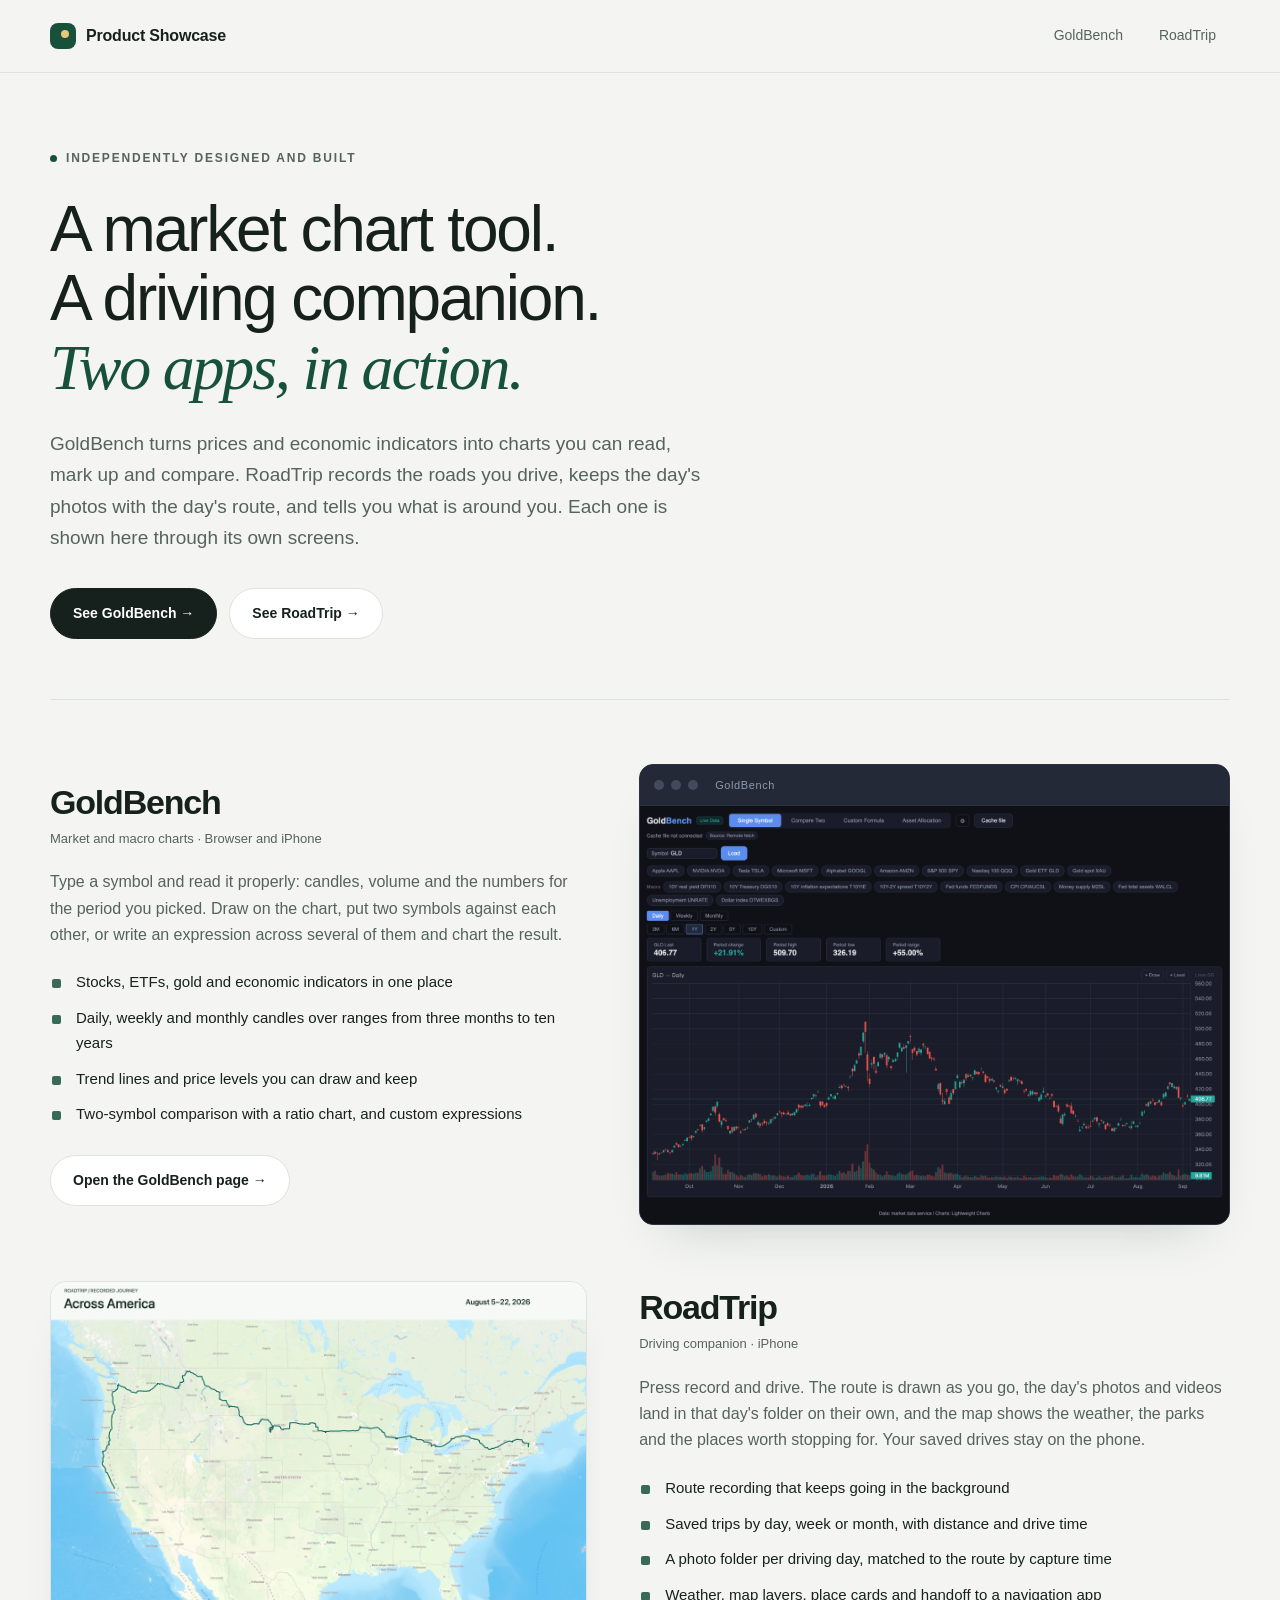
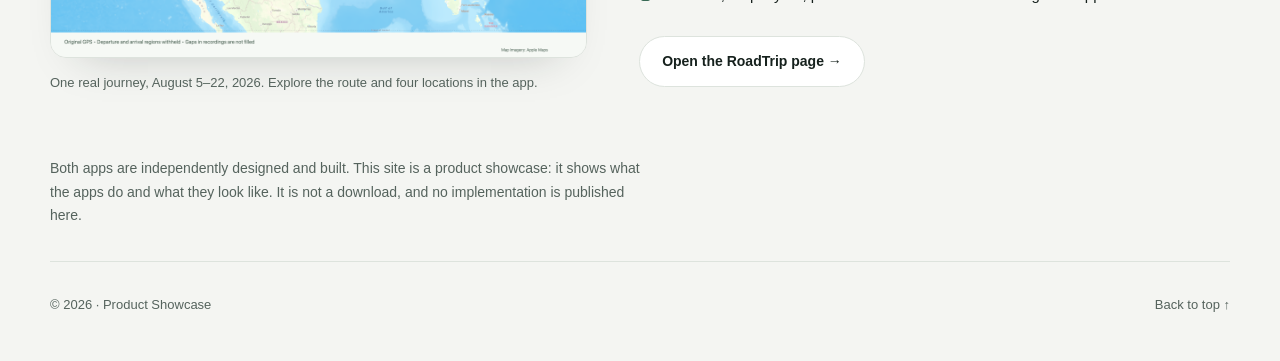
<file: index.html>
<!doctype html>
<html lang="en">
<head>
<meta charset="utf-8">
<meta name="viewport" content="width=device-width, initial-scale=1">
<meta name="description" content="GoldBench and RoadTrip: two independently built apps, shown through their own screens.">
<meta name="theme-color" content="#f4f5f2">
<meta http-equiv="Content-Security-Policy" content="default-src 'self'; script-src 'self'; style-src 'self'; img-src 'self'; connect-src 'none'; object-src 'none'; base-uri 'none'; form-action 'none'">
<title>Product Showcase</title>
<link rel="icon" href="favicon.svg" type="image/svg+xml">
<link rel="stylesheet" href="styles.css">
<script src="showcase.js" defer></script>
</head>
<body>
<a class="skip" href="#apps">Skip to the apps</a>
<header class="site-header">
  <div class="wrap">
    <a class="mark" href="index.html"><span class="glyph"></span>Product Showcase</a>
    <nav class="site-nav" aria-label="Apps">
      <a href="goldbench.html">GoldBench</a>
      <a href="roadtrip.html">RoadTrip</a>
    </nav>
  </div>
</header>

<main id="top">
  <section class="hero wrap">
    <p class="eyebrow">Independently designed and built</p>
    <h1>A market chart tool.<br>A driving companion.<br><em>Two apps, in action.</em></h1>
    <p class="lede">GoldBench turns prices and economic indicators into charts you can read, mark up and compare. RoadTrip records the roads you drive, keeps the day's photos with the day's route, and tells you what is around you. Each one is shown here through its own screens.</p>
    <div class="hero-links">
      <a class="button dark" href="goldbench.html">See GoldBench →</a>
      <a class="button" href="roadtrip.html">See RoadTrip →</a>
    </div>
  </section>

  <section class="apps wrap" id="apps">
    <article class="app-card">
      <div>
        <h2>GoldBench</h2>
        <p class="app-kind">Market and macro charts · Browser and iPhone</p>
        <p class="body">Type a symbol and read it properly: candles, volume and the numbers for the period you picked. Draw on the chart, put two symbols against each other, or write an expression across several of them and chart the result.</p>
        <ul class="tick">
          <li>Stocks, ETFs, gold and economic indicators in one place</li>
          <li>Daily, weekly and monthly candles over ranges from three months to ten years</li>
          <li>Trend lines and price levels you can draw and keep</li>
          <li>Two-symbol comparison with a ratio chart, and custom expressions</li>
        </ul>
        <a class="button" href="goldbench.html">Open the GoldBench page →</a>
      </div>
      <div class="app-visual">
        <div class="window">
          <div class="window-bar"><span></span><span></span><span></span><span class="title">GoldBench</span></div>
          <img src="assets/goldbench-chart.png" alt="GoldBench showing a year of daily GLD candles with volume and period statistics" width="2800" height="1991" fetchpriority="high">
        </div>
      </div>
    </article>

    <article class="app-card flip">
      <div>
        <h2>RoadTrip</h2>
        <p class="app-kind">Driving companion · iPhone</p>
        <p class="body">Press record and drive. The route is drawn as you go, the day's photos and videos land in that day's folder on their own, and the map shows the weather, the parks and the places worth stopping for. Your saved drives stay on the phone.</p>
        <ul class="tick">
          <li>Route recording that keeps going in the background</li>
          <li>Saved trips by day, week or month, with distance and drive time</li>
          <li>A photo folder per driving day, matched to the route by capture time</li>
          <li>Weather, map layers, place cards and handoff to a navigation app</li>
        </ul>
        <a class="button" href="roadtrip.html">Open the RoadTrip page →</a>
      </div>
      <div class="app-visual">
        <figure class="journey-preview">
          <button class="shot route-overview" data-image="assets/roadtrip-across-america.png" data-caption="Across America, August 5–22, 2026. An overview drawn from the actual recorded journey, with departure and arrival regions withheld." aria-label="Enlarge the recorded cross-country journey">
            <img src="assets/roadtrip-across-america.png" alt="The recorded cross-country journey through the Pacific Northwest, Glacier, South Dakota, the Great Lakes and the Northeast" width="2400" height="1680" loading="lazy">
          </button>
          <figcaption class="caption">One real journey, August 5–22, 2026. Explore the route and four locations in the app.</figcaption>
        </figure>
      </div>
    </article>
  </section>

  <section class="note wrap">
    <p>Both apps are independently designed and built. This site is a product showcase: it shows what the apps do and what they look like. It is not a download, and no implementation is published here.</p>
  </section>
</main>

<footer class="wrap">
  <span>© 2026 · Product Showcase</span>
  <a href="#top">Back to top ↑</a>
</footer>

<dialog id="viewer">
  <div class="viewer">
    <img id="viewer-image" alt="">
    <div class="viewer-bar"><p id="viewer-caption"></p><button id="viewer-close" autofocus>Close ×</button></div>
  </div>
</dialog>
</body>
</html>
</file>
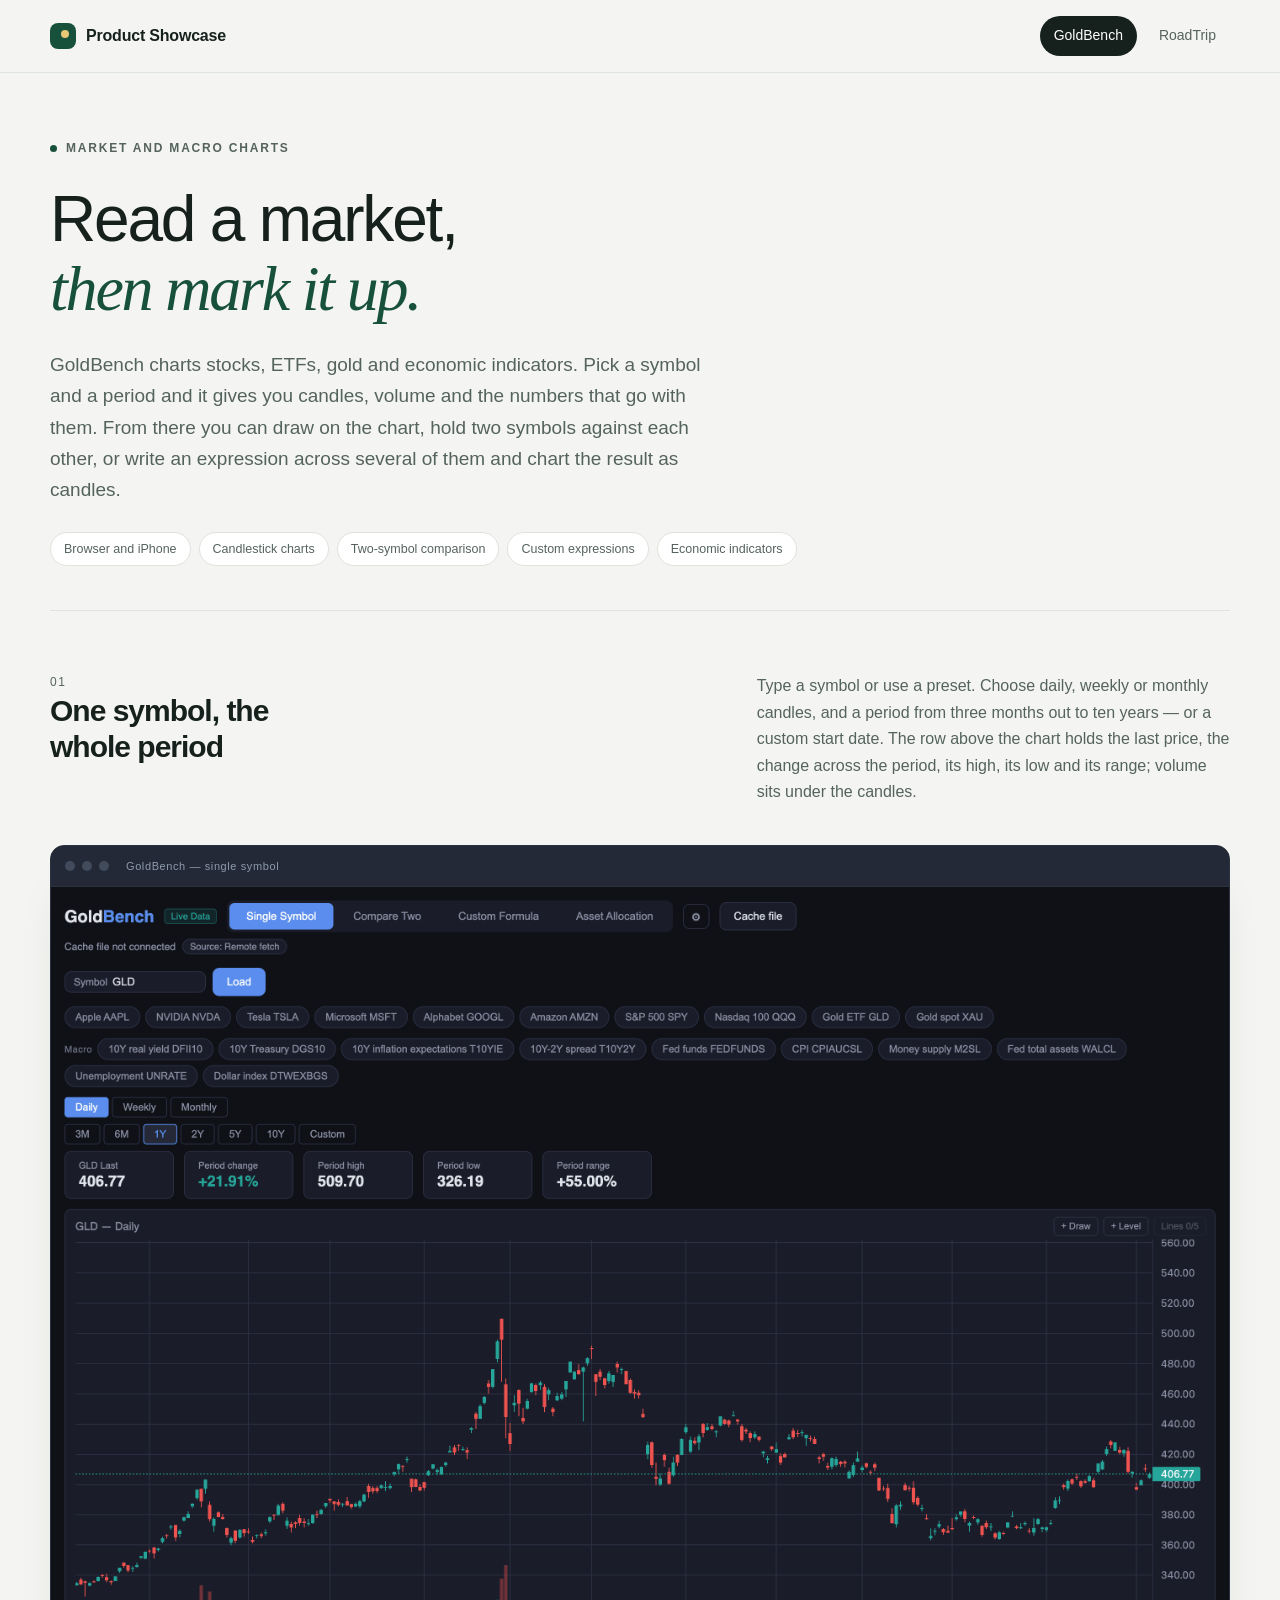
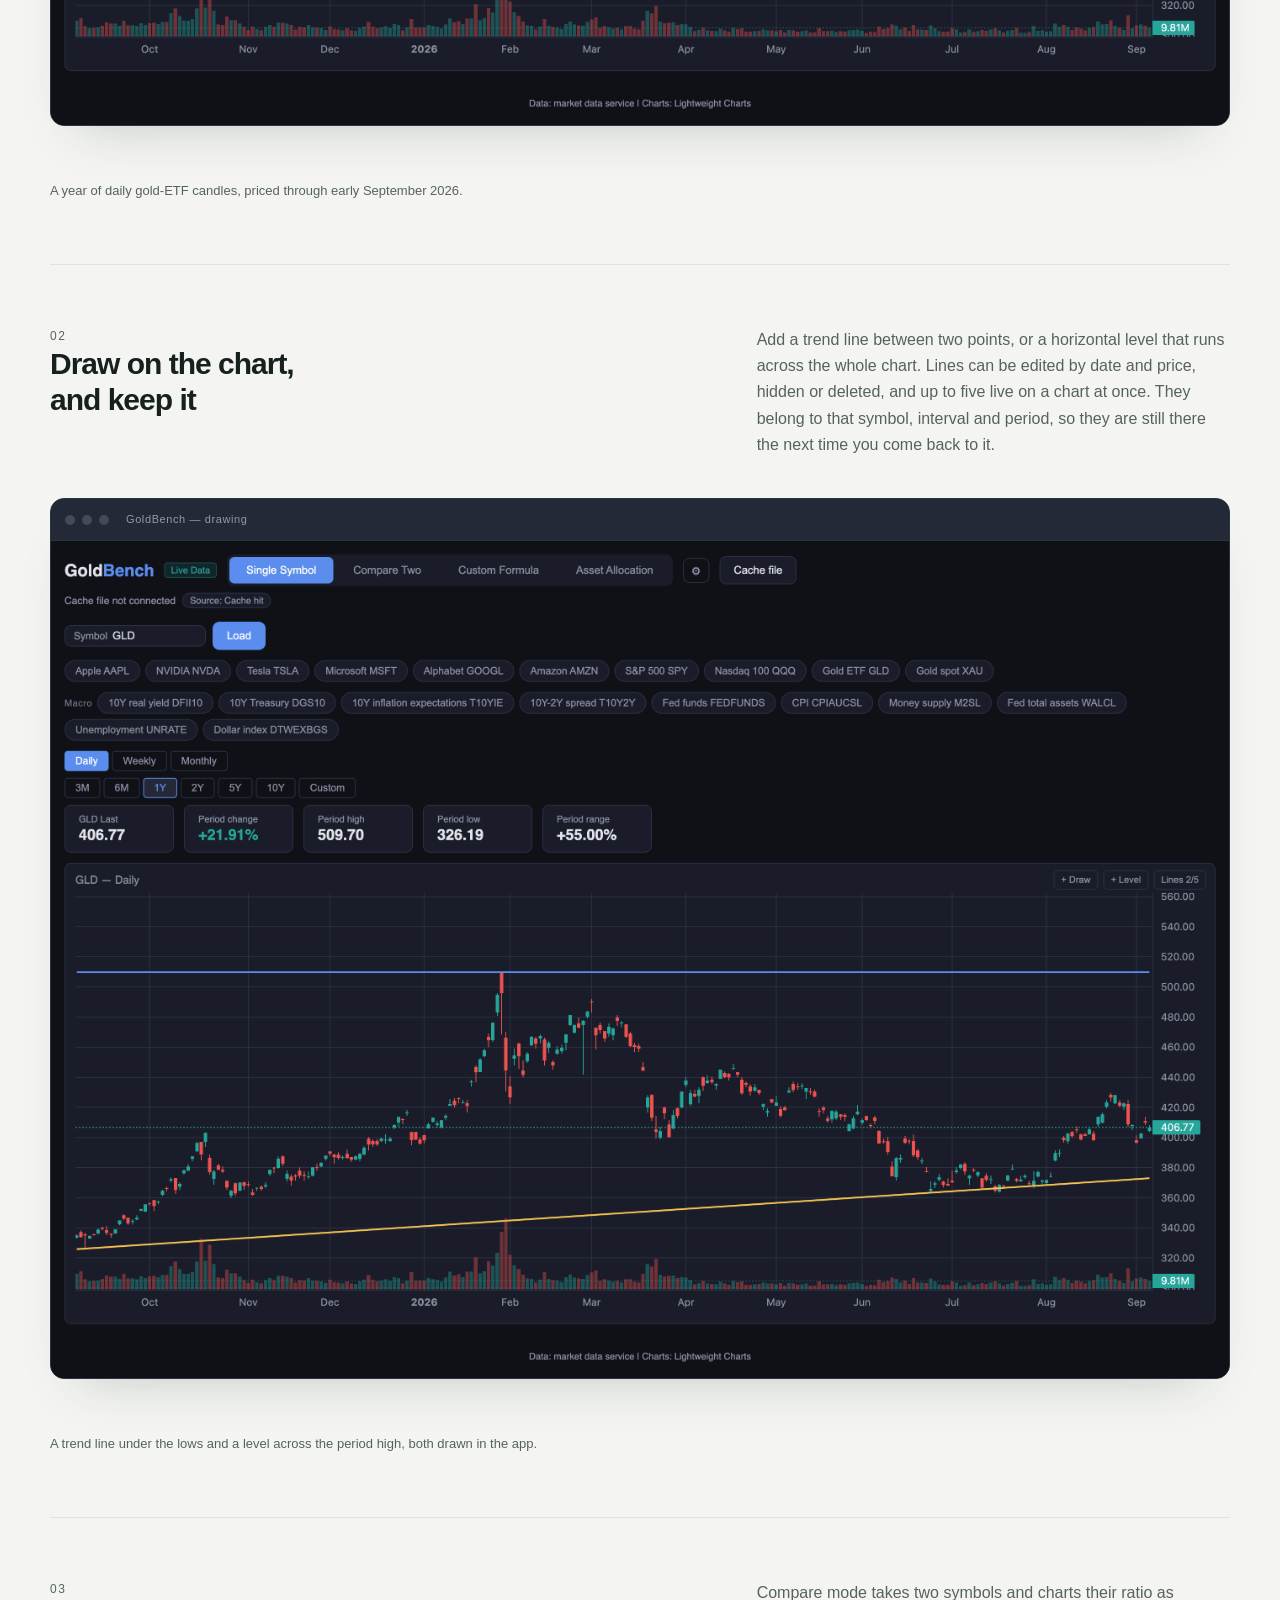
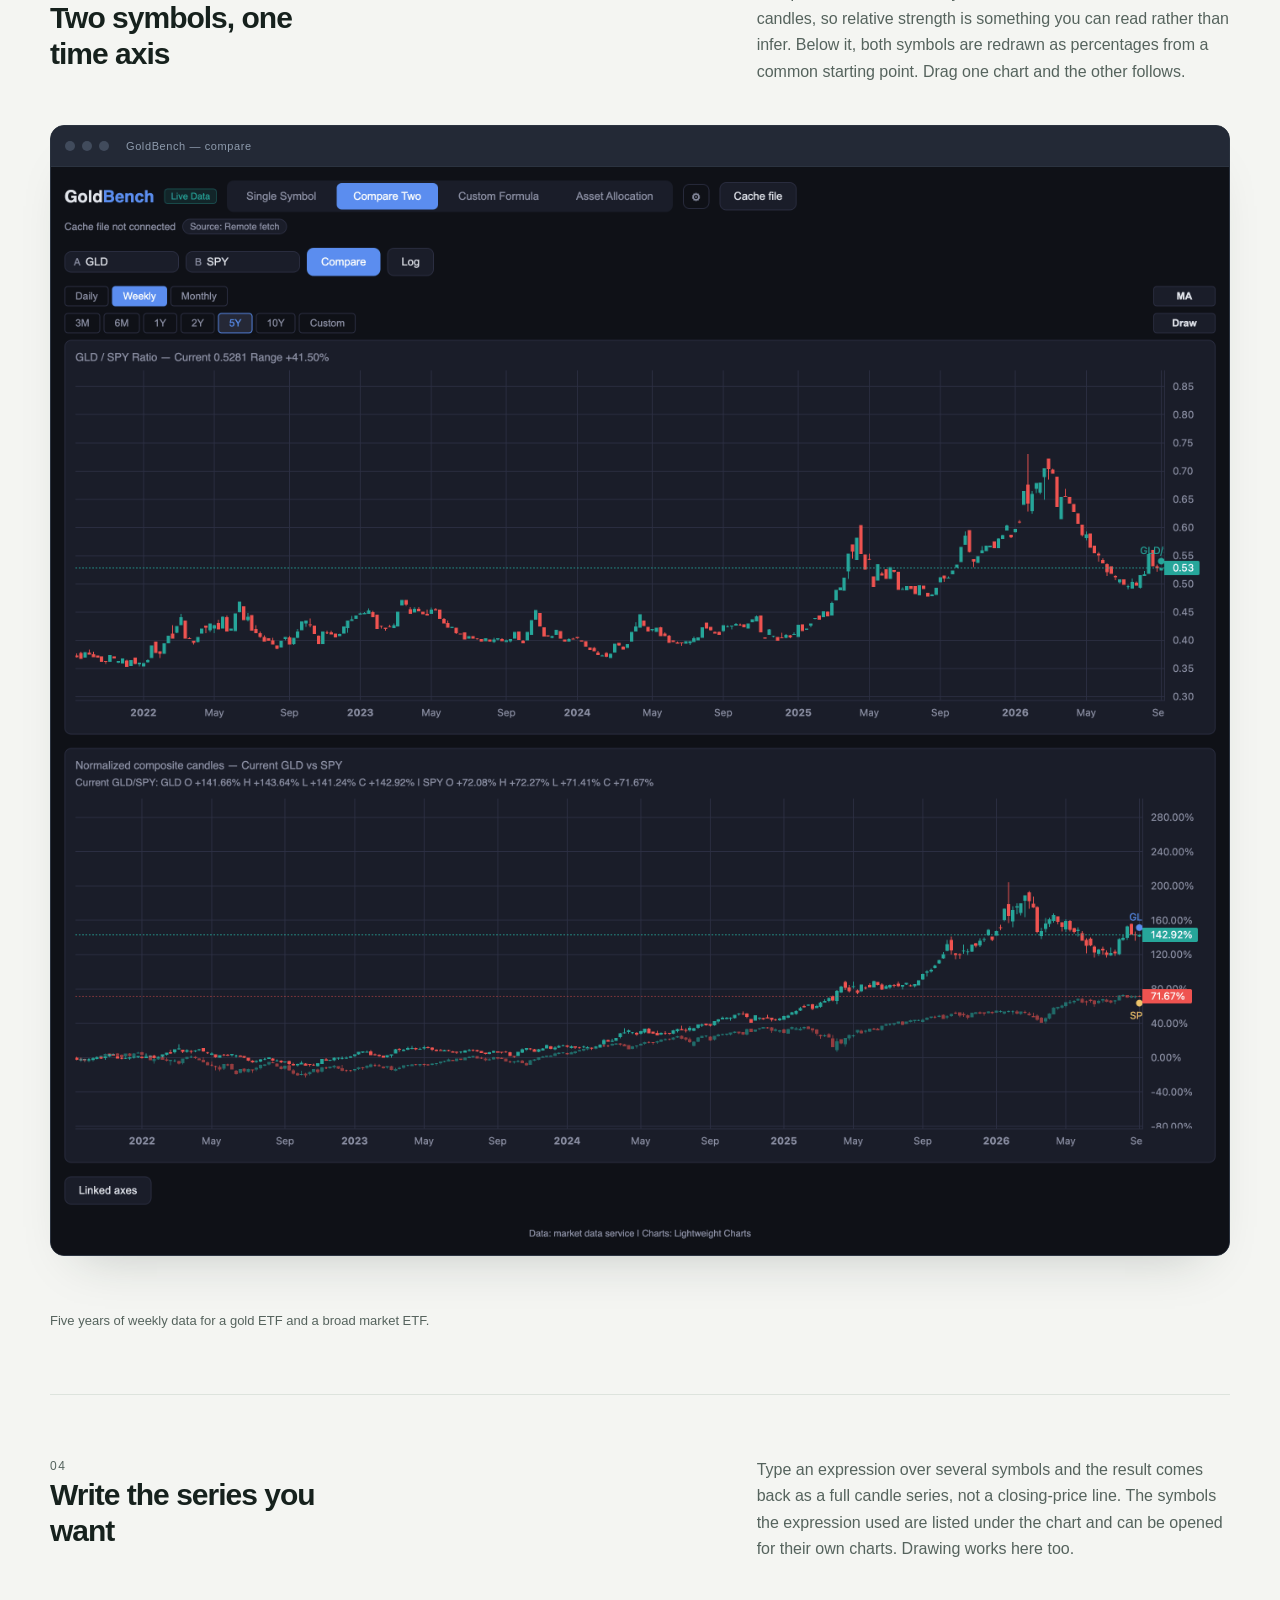
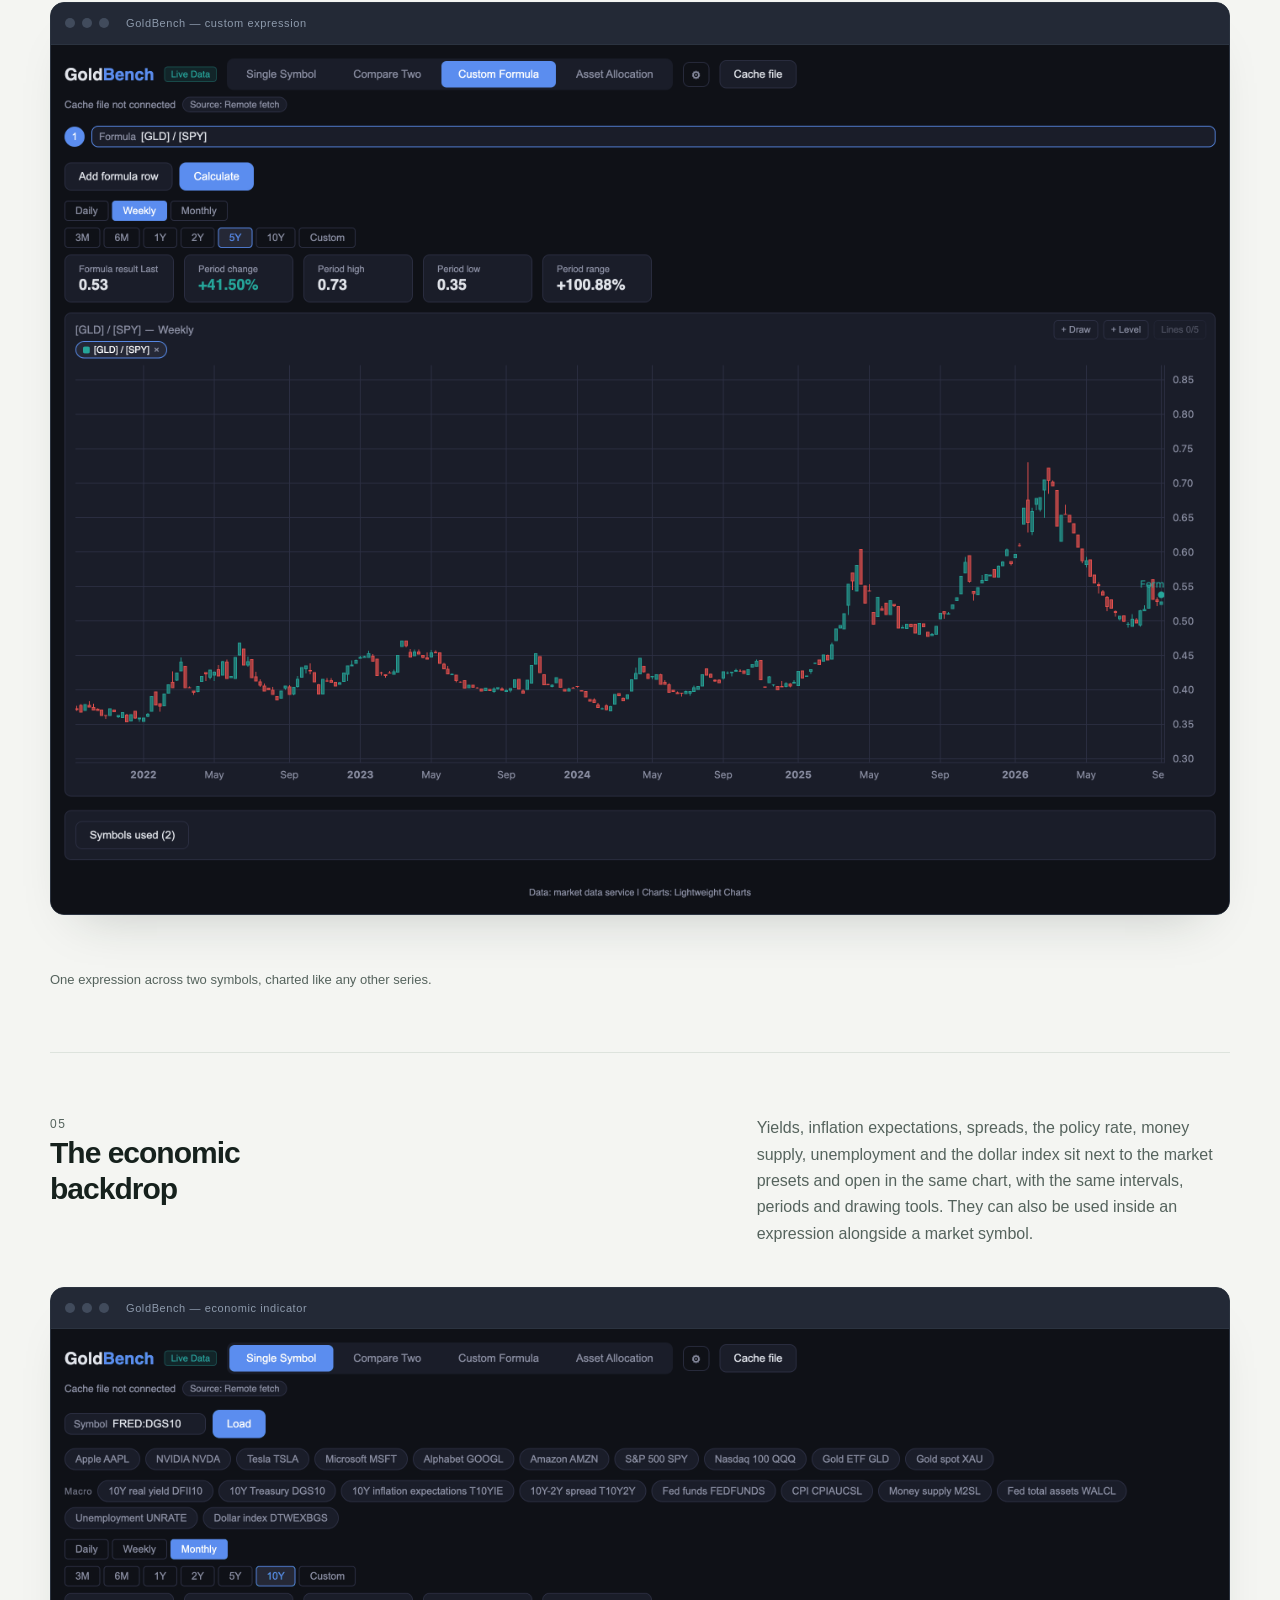
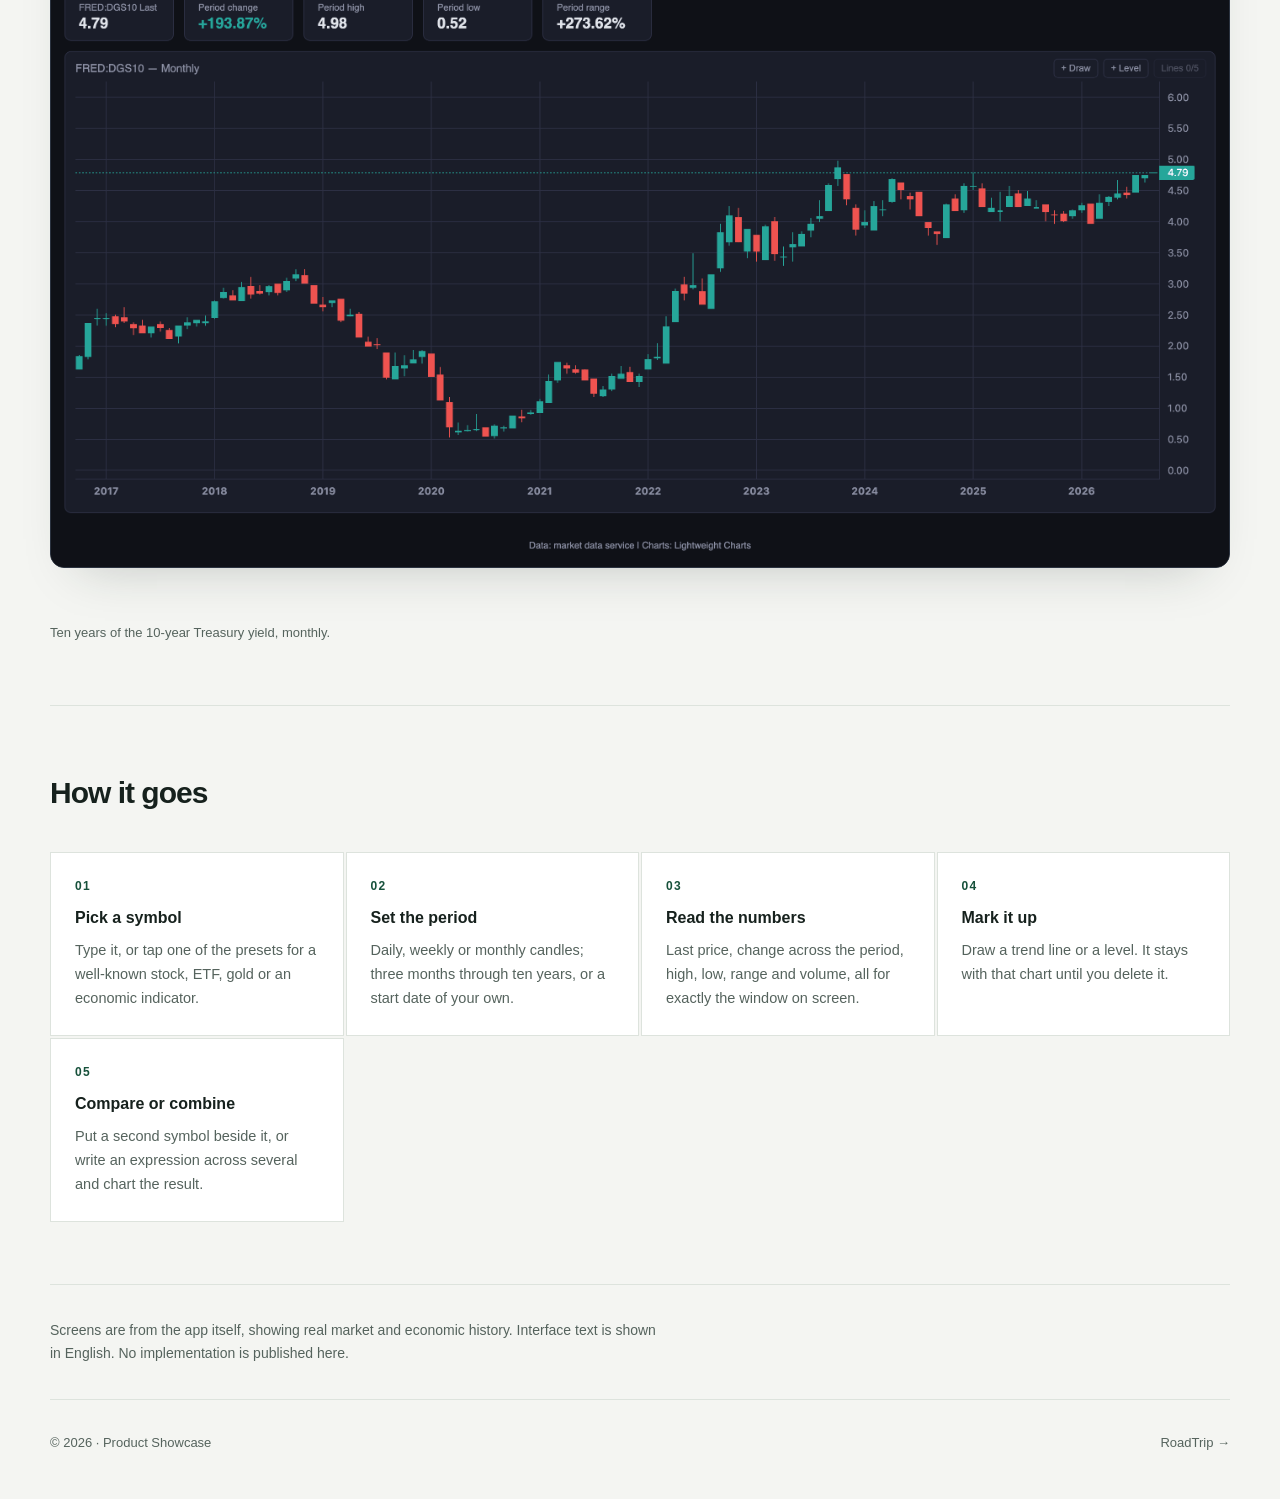
<file: goldbench.html>
<!doctype html>
<html lang="en">
<head>
<meta charset="utf-8">
<meta name="viewport" content="width=device-width, initial-scale=1">
<meta name="description" content="GoldBench: a market and macro chart tool for stocks, ETFs, gold and economic indicators, with drawing, comparison and custom expressions.">
<meta name="theme-color" content="#f4f5f2">
<meta http-equiv="Content-Security-Policy" content="default-src 'self'; script-src 'self'; style-src 'self'; img-src 'self'; connect-src 'none'; object-src 'none'; base-uri 'none'; form-action 'none'">
<title>GoldBench — market and macro charts</title>
<link rel="icon" href="favicon.svg" type="image/svg+xml">
<link rel="stylesheet" href="styles.css">
<script src="showcase.js" defer></script>
</head>
<body>
<a class="skip" href="#features">Skip to the features</a>
<header class="site-header">
  <div class="wrap">
    <a class="mark" href="index.html"><span class="glyph"></span>Product Showcase</a>
    <nav class="site-nav" aria-label="Apps">
      <a href="goldbench.html" aria-current="page">GoldBench</a>
      <a href="roadtrip.html">RoadTrip</a>
    </nav>
  </div>
</header>

<main id="top">
  <section class="page-head wrap">
    <p class="eyebrow">Market and macro charts</p>
    <h1>Read a market,<br><em>then mark it up.</em></h1>
    <p class="lede">GoldBench charts stocks, ETFs, gold and economic indicators. Pick a symbol and a period and it gives you candles, volume and the numbers that go with them. From there you can draw on the chart, hold two symbols against each other, or write an expression across several of them and chart the result as candles.</p>
    <div class="meta-row"><span>Browser and iPhone</span><span>Candlestick charts</span><span>Two-symbol comparison</span><span>Custom expressions</span><span>Economic indicators</span></div>
  </section>

  <div id="features">
  <section class="feature wrap">
    <div class="feature-head">
      <div>
        <p class="feature-num">01</p>
        <h2>One symbol, the whole period</h2>
      </div>
      <p>Type a symbol or use a preset. Choose daily, weekly or monthly candles, and a period from three months out to ten years — or a custom start date. The row above the chart holds the last price, the change across the period, its high, its low and its range; volume sits under the candles.</p>
    </div>
    <button class="shot" data-image="assets/goldbench-chart.png" data-caption="GoldBench — one year of daily GLD candles with volume and period statistics." aria-label="Enlarge the GoldBench single-symbol screen">
      <div class="window">
        <div class="window-bar"><span></span><span></span><span></span><span class="title">GoldBench — single symbol</span></div>
        <img src="assets/goldbench-chart.png" alt="GoldBench single-symbol view: GLD daily candles for one year, with last price, period change, high, low, range and volume" width="2800" height="1991">
      </div>
    </button>
    <p class="caption">A year of daily gold-ETF candles, priced through early September 2026.</p>
  </section>

  <section class="feature wrap">
    <div class="feature-head">
      <div>
        <p class="feature-num">02</p>
        <h2>Draw on the chart, and keep it</h2>
      </div>
      <p>Add a trend line between two points, or a horizontal level that runs across the whole chart. Lines can be edited by date and price, hidden or deleted, and up to five live on a chart at once. They belong to that symbol, interval and period, so they are still there the next time you come back to it.</p>
    </div>
    <button class="shot" data-image="assets/goldbench-drawing.png" data-caption="GoldBench — a rising trend line and a horizontal level drawn on the same chart." aria-label="Enlarge the GoldBench drawing screen">
      <div class="window">
        <div class="window-bar"><span></span><span></span><span></span><span class="title">GoldBench — drawing</span></div>
        <img src="assets/goldbench-drawing.png" alt="The same GLD chart with a rising trend line under the lows and a horizontal level across the period high" width="2800" height="1991">
      </div>
    </button>
    <p class="caption">A trend line under the lows and a level across the period high, both drawn in the app.</p>
  </section>

  <section class="feature wrap">
    <div class="feature-head">
      <div>
        <p class="feature-num">03</p>
        <h2>Two symbols, one time axis</h2>
      </div>
      <p>Compare mode takes two symbols and charts their ratio as candles, so relative strength is something you can read rather than infer. Below it, both symbols are redrawn as percentages from a common starting point. Drag one chart and the other follows.</p>
    </div>
    <button class="shot" data-image="assets/goldbench-compare.png" data-caption="GoldBench — gold ETF against a broad market ETF: ratio candles above, both series as percentages below." aria-label="Enlarge the GoldBench comparison screen">
      <div class="window">
        <div class="window-bar"><span></span><span></span><span></span><span class="title">GoldBench — compare</span></div>
        <img src="assets/goldbench-compare.png" alt="GoldBench comparison view: a ratio candlestick chart above, and both symbols drawn as percentage change below" width="2800" height="2586">
      </div>
    </button>
    <p class="caption">Five years of weekly data for a gold ETF and a broad market ETF.</p>
  </section>

  <section class="feature wrap">
    <div class="feature-head">
      <div>
        <p class="feature-num">04</p>
        <h2>Write the series you want</h2>
      </div>
      <p>Type an expression over several symbols and the result comes back as a full candle series, not a closing-price line. The symbols the expression used are listed under the chart and can be opened for their own charts. Drawing works here too.</p>
    </div>
    <button class="shot" data-image="assets/goldbench-formula.png" data-caption="GoldBench — a two-symbol expression charted as its own candle series." aria-label="Enlarge the GoldBench expression screen">
      <div class="window">
        <div class="window-bar"><span></span><span></span><span></span><span class="title">GoldBench — custom expression</span></div>
        <img src="assets/goldbench-formula.png" alt="GoldBench expression view: the expression bracket GLD divided by bracket SPY charted as candles with period statistics" width="2800" height="2066">
      </div>
    </button>
    <p class="caption">One expression across two symbols, charted like any other series.</p>
  </section>

  <section class="feature wrap">
    <div class="feature-head">
      <div>
        <p class="feature-num">05</p>
        <h2>The economic backdrop</h2>
      </div>
      <p>Yields, inflation expectations, spreads, the policy rate, money supply, unemployment and the dollar index sit next to the market presets and open in the same chart, with the same intervals, periods and drawing tools. They can also be used inside an expression alongside a market symbol.</p>
    </div>
    <button class="shot" data-image="assets/goldbench-macro.png" data-caption="GoldBench — a ten-year view of the 10-year Treasury yield." aria-label="Enlarge the GoldBench economic indicator screen">
      <div class="window">
        <div class="window-bar"><span></span><span></span><span></span><span class="title">GoldBench — economic indicator</span></div>
        <img src="assets/goldbench-macro.png" alt="GoldBench charting the ten-year Treasury yield as monthly candles over ten years" width="2800" height="1991">
      </div>
    </button>
    <p class="caption">Ten years of the 10-year Treasury yield, monthly.</p>
  </section>
  </div>

  <section class="steps wrap">
    <h2>How it goes</h2>
    <ol>
      <li><strong>Pick a symbol</strong><span>Type it, or tap one of the presets for a well-known stock, ETF, gold or an economic indicator.</span></li>
      <li><strong>Set the period</strong><span>Daily, weekly or monthly candles; three months through ten years, or a start date of your own.</span></li>
      <li><strong>Read the numbers</strong><span>Last price, change across the period, high, low, range and volume, all for exactly the window on screen.</span></li>
      <li><strong>Mark it up</strong><span>Draw a trend line or a level. It stays with that chart until you delete it.</span></li>
      <li><strong>Compare or combine</strong><span>Put a second symbol beside it, or write an expression across several and chart the result.</span></li>
    </ol>
  </section>

  <section class="note wrap">
    <p>Screens are from the app itself, showing real market and economic history. Interface text is shown in English. No implementation is published here.</p>
  </section>
</main>

<footer class="wrap">
  <span>© 2026 · Product Showcase</span>
  <a href="roadtrip.html">RoadTrip →</a>
</footer>

<dialog id="viewer">
  <div class="viewer">
    <img id="viewer-image" alt="">
    <div class="viewer-bar"><p id="viewer-caption"></p><button id="viewer-close" autofocus>Close ×</button></div>
  </div>
</dialog>
</body>
</html>
</file>
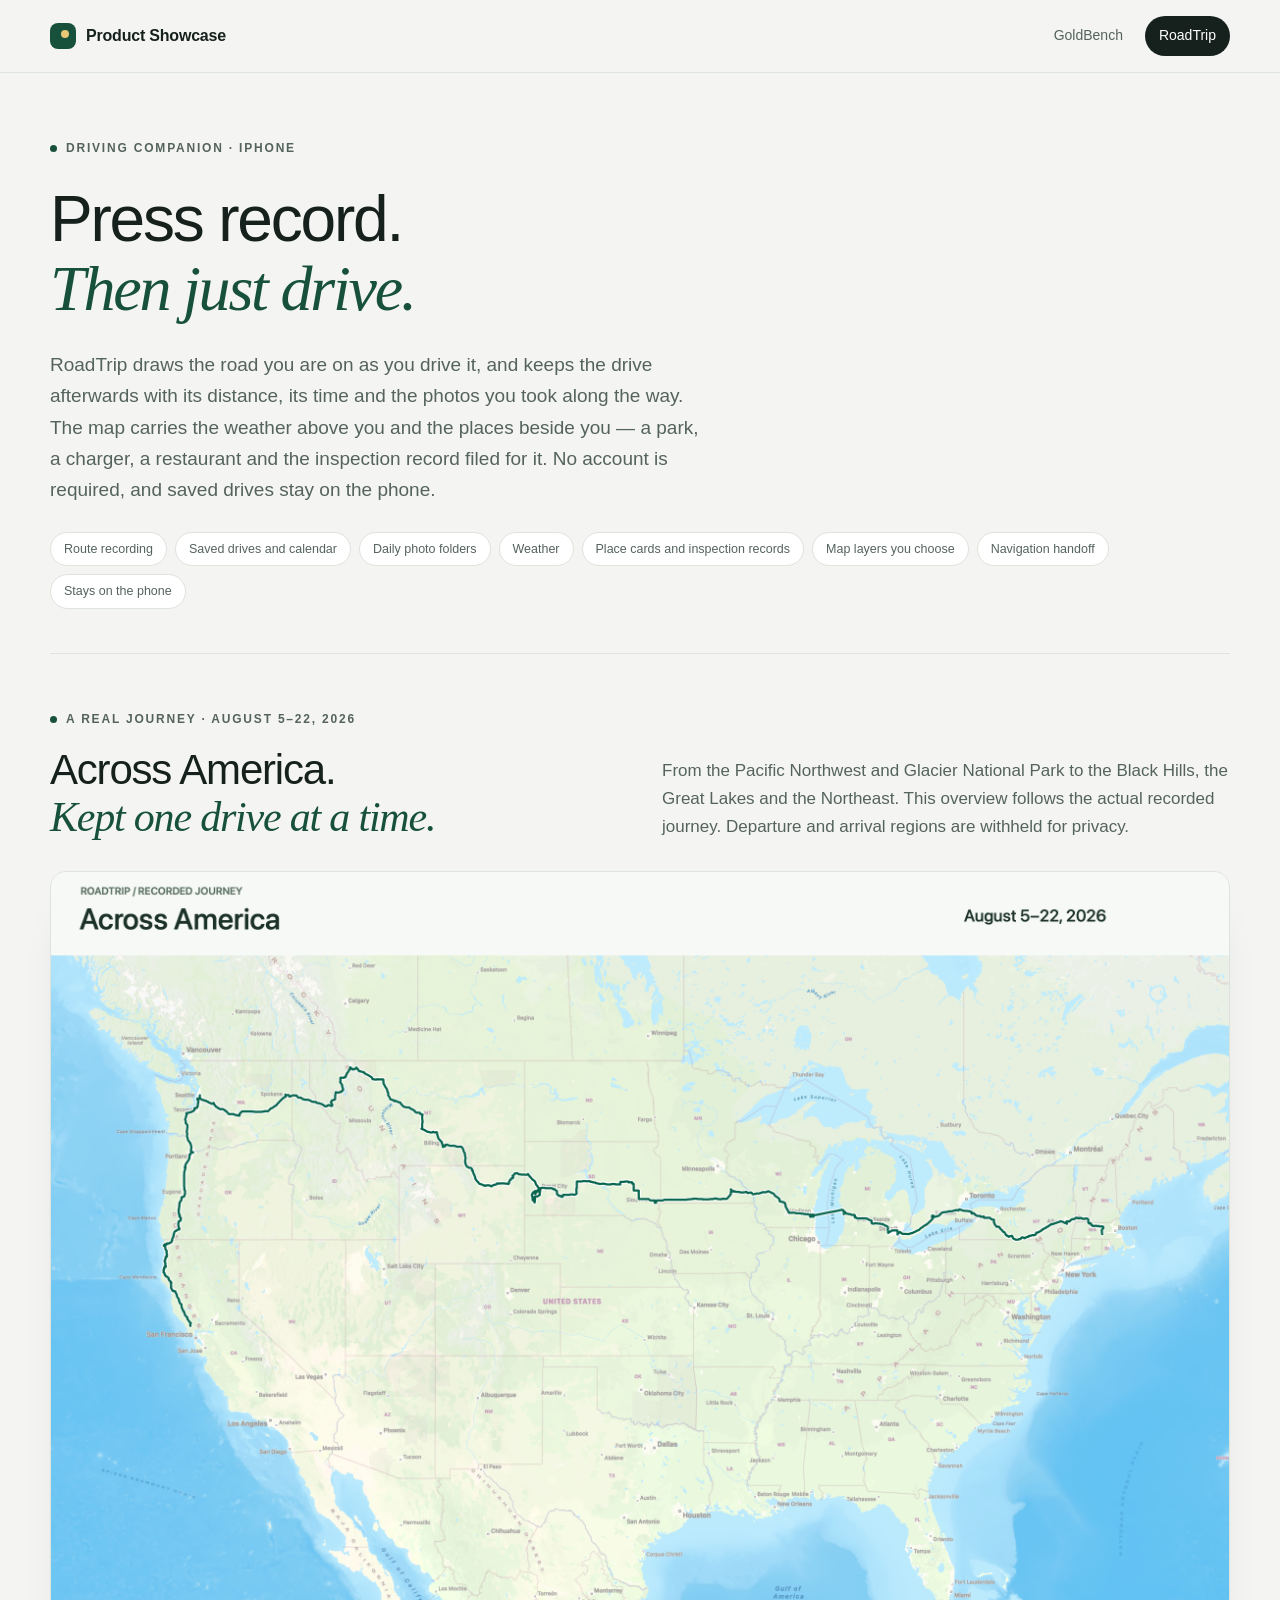
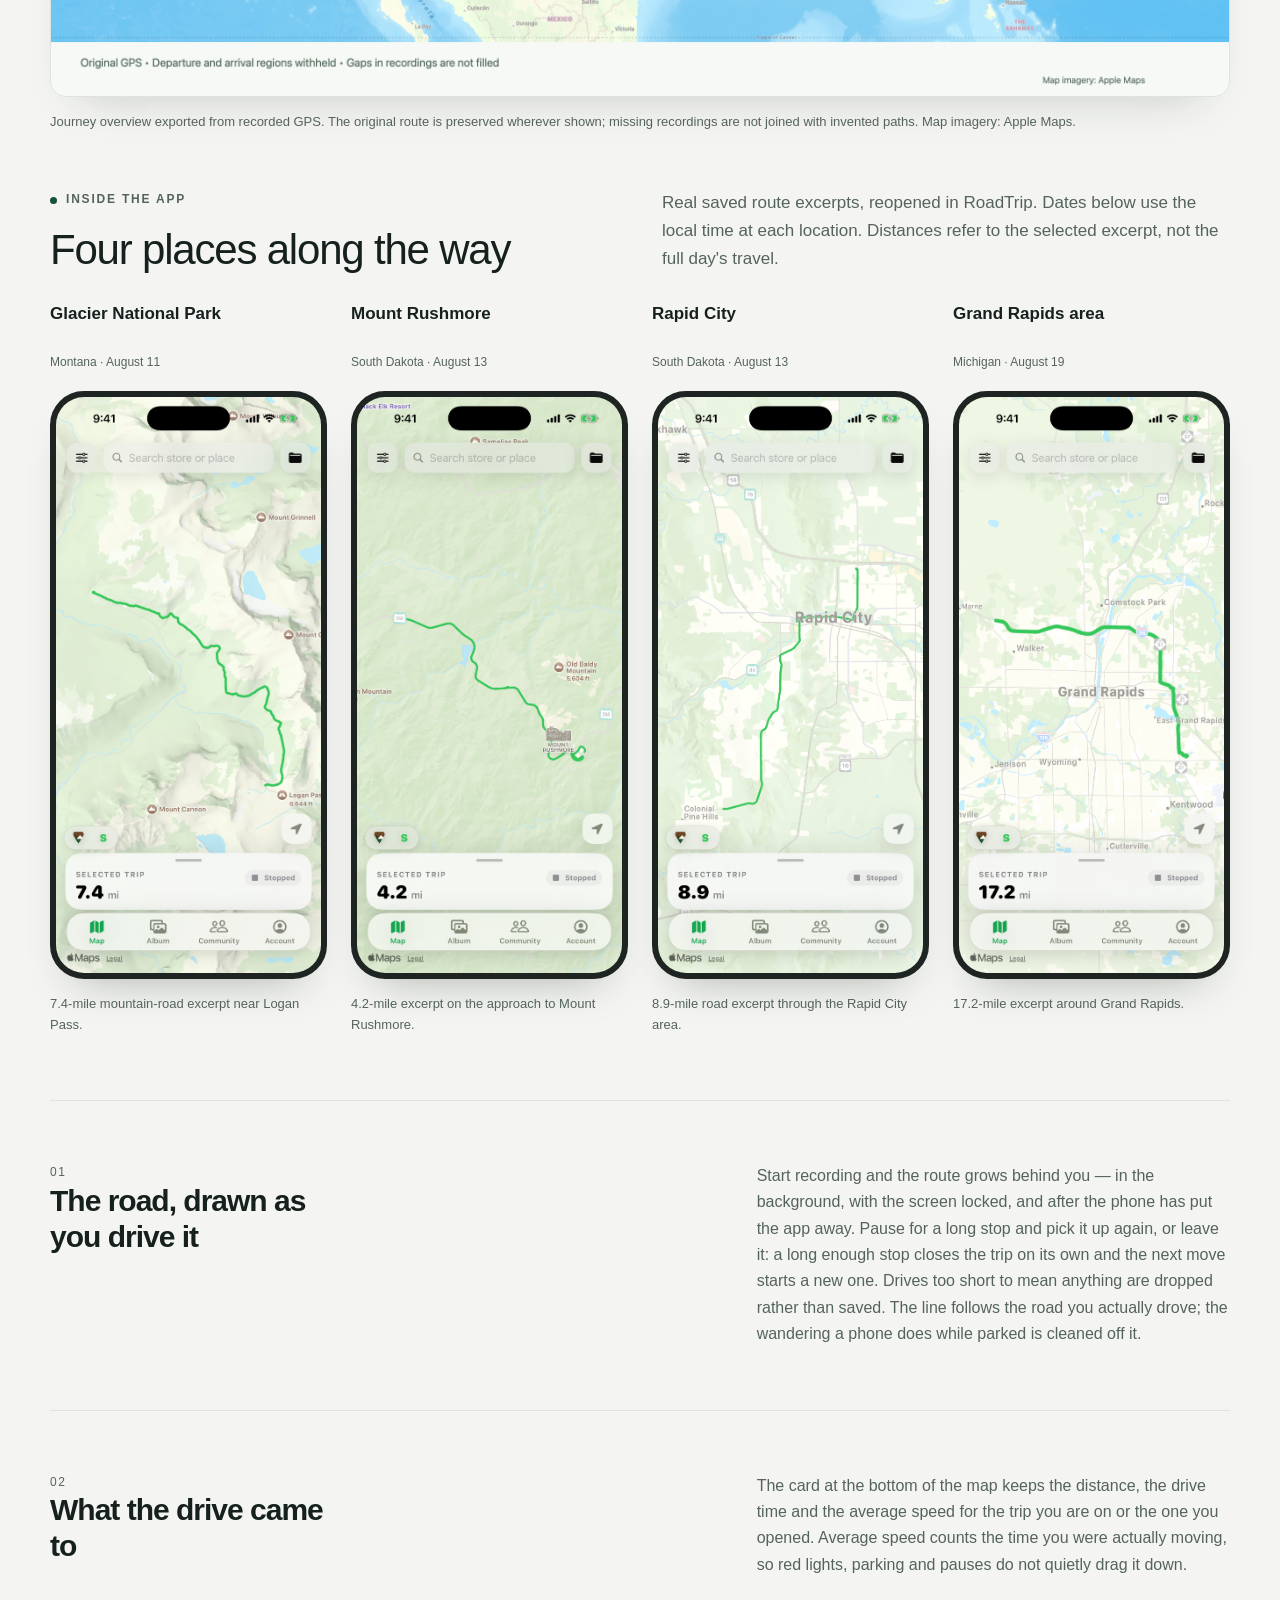
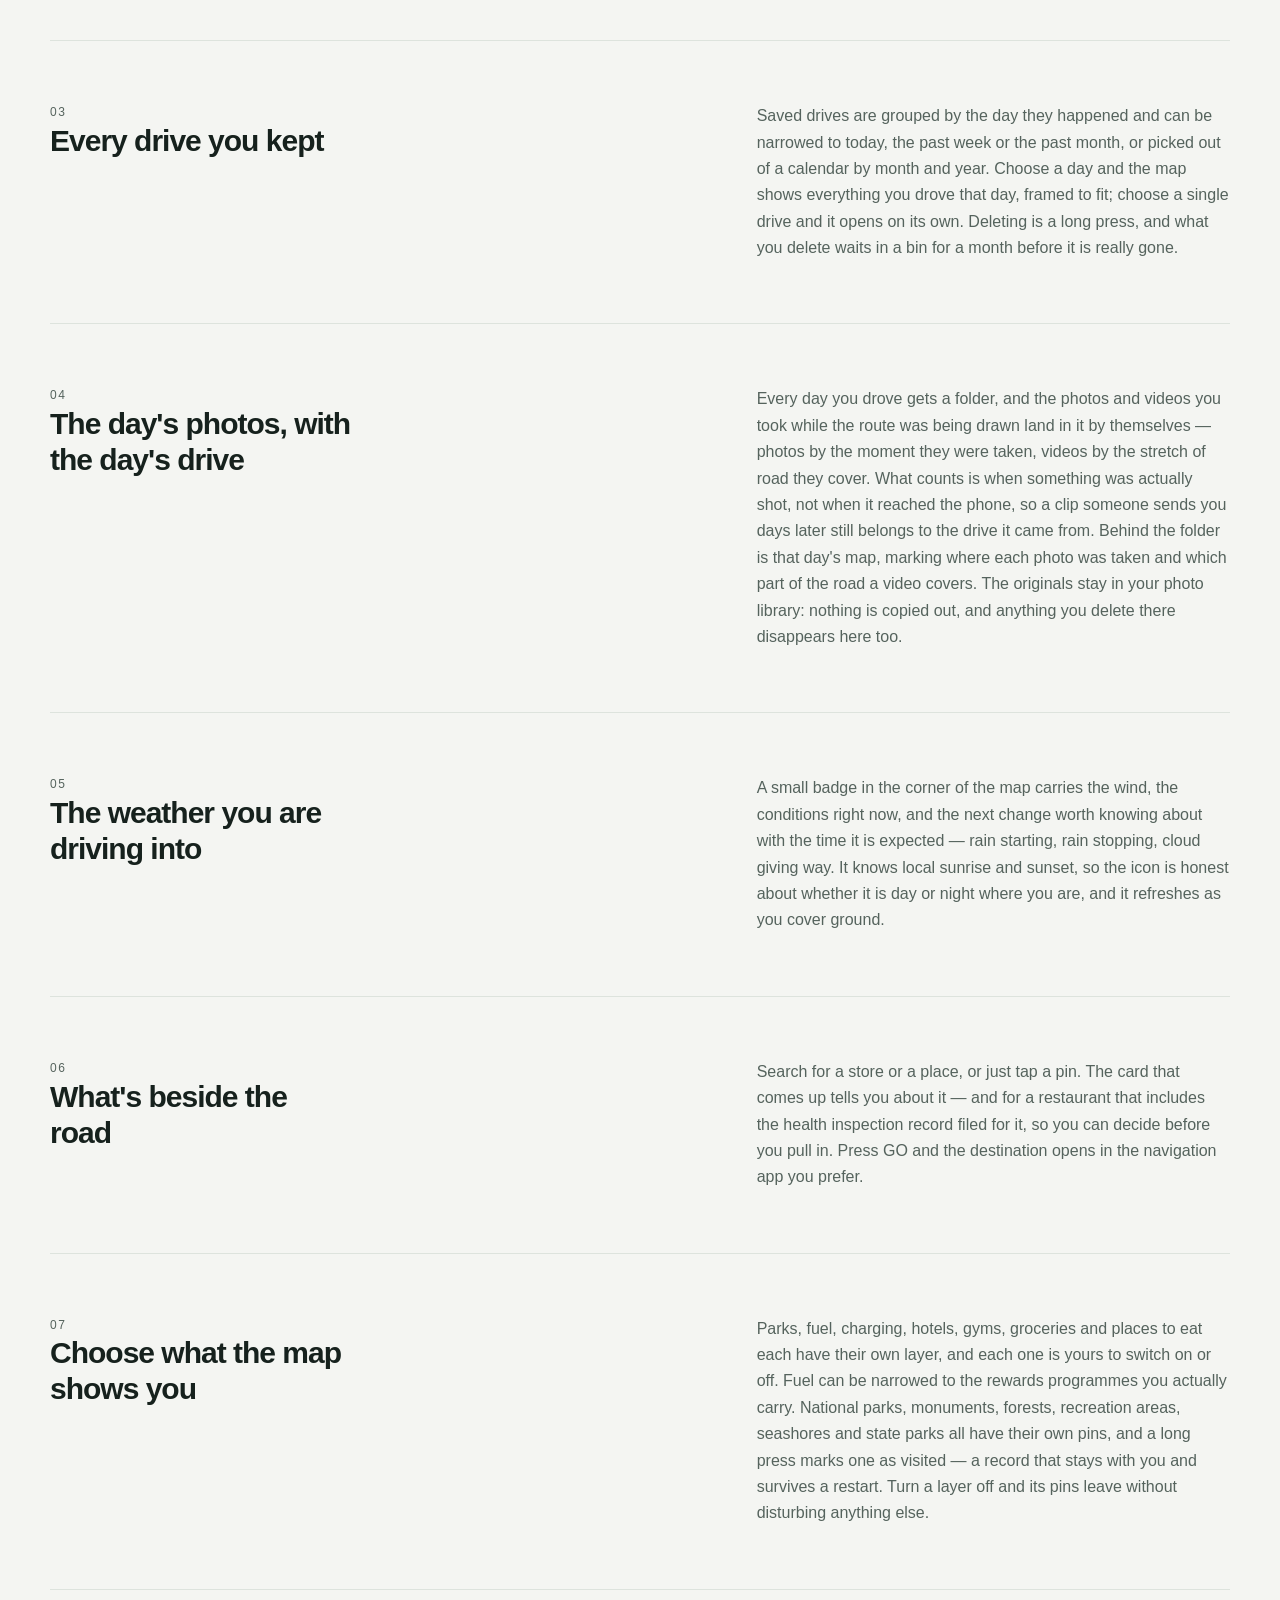
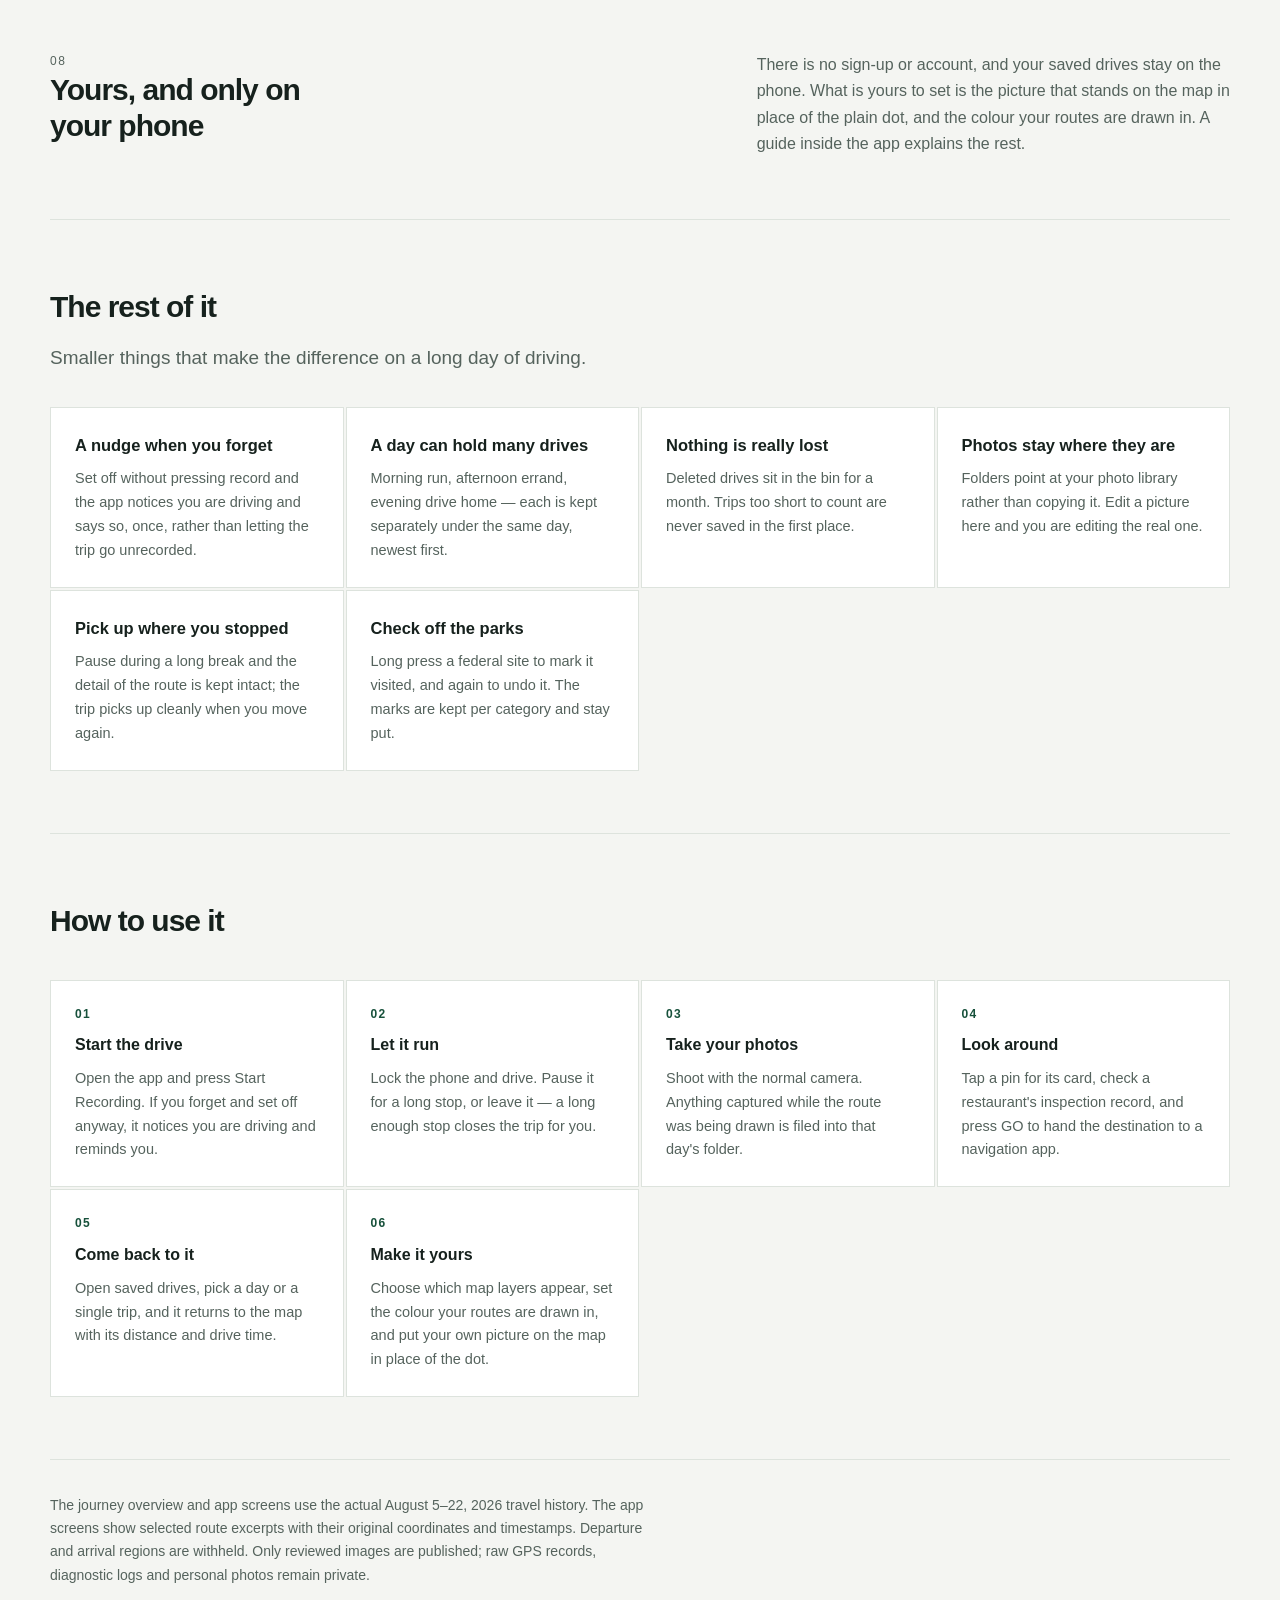
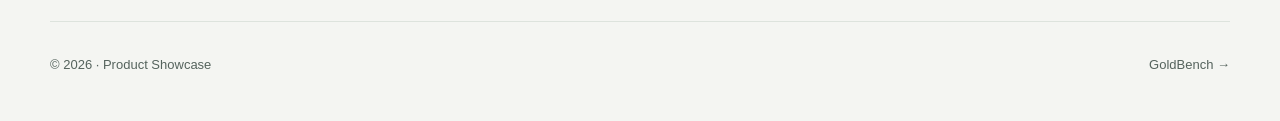
<file: roadtrip.html>
<!doctype html>
<html lang="en">
<head>
<meta charset="utf-8">
<meta name="viewport" content="width=device-width, initial-scale=1">
<meta name="description" content="RoadTrip: an iPhone driving companion — route recording, saved drives, daily photo folders, weather, place cards with inspection records, and map layers you choose.">
<meta name="theme-color" content="#f4f5f2">
<meta http-equiv="Content-Security-Policy" content="default-src 'self'; script-src 'self'; style-src 'self'; img-src 'self'; connect-src 'none'; object-src 'none'; base-uri 'none'; form-action 'none'">
<title>RoadTrip — a driving companion for iPhone</title>
<link rel="icon" href="favicon.svg" type="image/svg+xml">
<link rel="stylesheet" href="styles.css">
<script src="showcase.js" defer></script>
</head>
<body>
<a class="skip" href="#features">Skip to the features</a>
<header class="site-header">
  <div class="wrap">
    <a class="mark" href="index.html"><span class="glyph"></span>Product Showcase</a>
    <nav class="site-nav" aria-label="Apps">
      <a href="goldbench.html">GoldBench</a>
      <a href="roadtrip.html" aria-current="page">RoadTrip</a>
    </nav>
  </div>
</header>

<main id="top">
  <section class="page-head wrap">
    <p class="eyebrow">Driving companion · iPhone</p>
    <h1>Press record.<br><em>Then just drive.</em></h1>
    <p class="lede">RoadTrip draws the road you are on as you drive it, and keeps the drive afterwards with its distance, its time and the photos you took along the way. The map carries the weather above you and the places beside you — a park, a charger, a restaurant and the inspection record filed for it. No account is required, and saved drives stay on the phone.</p>
    <div class="meta-row"><span>Route recording</span><span>Saved drives and calendar</span><span>Daily photo folders</span><span>Weather</span><span>Place cards and inspection records</span><span>Map layers you choose</span><span>Navigation handoff</span><span>Stays on the phone</span></div>
  </section>

  <section class="journey-section wrap" aria-labelledby="journey-title">
    <div class="journey-heading">
      <div><p class="eyebrow">A real journey · August 5–22, 2026</p><h2 id="journey-title">Across America.<br><em>Kept one drive at a time.</em></h2></div>
      <p class="lede">From the Pacific Northwest and Glacier National Park to the Black Hills, the Great Lakes and the Northeast. This overview follows the actual recorded journey. Departure and arrival regions are withheld for privacy.</p>
    </div>
    <figure class="journey-map">
      <button class="shot route-overview" data-image="assets/roadtrip-across-america.png" data-caption="Across America, August 5–22, 2026. Drawn from the original recorded GPS. Departure and arrival regions are withheld, and gaps in the recordings are not filled." aria-label="Enlarge the full cross-country route overview">
        <img src="assets/roadtrip-across-america.png" alt="A map of the actual August 5–22 cross-country journey, with private departure and arrival regions omitted" width="2400" height="1680" fetchpriority="high">
      </button>
      <figcaption class="caption">Journey overview exported from recorded GPS. The original route is preserved wherever shown; missing recordings are not joined with invented paths. Map imagery: Apple Maps.</figcaption>
    </figure>
    <div class="journey-heading gallery-heading">
      <div><p class="eyebrow">Inside the app</p><h2>Four places along the way</h2></div>
      <p class="lede">Real saved route excerpts, reopened in RoadTrip. Dates below use the local time at each location. Distances refer to the selected excerpt, not the full day's travel.</p>
    </div>
    <div class="destination-grid">
      <figure class="destination">
        <figcaption><h3>Glacier National Park</h3><p class="destination-date">Montana · August 11</p></figcaption>
        <button class="shot phone" data-image="assets/roadtrip-glacier.png" data-caption="Glacier National Park — Montana · August 11, 2026. 7.4-mile mountain-road excerpt near Logan Pass. Actual saved GPS, displayed in RoadTrip." aria-label="Enlarge the Glacier National Park route screenshot">
          <img src="assets/roadtrip-glacier.png" alt="RoadTrip displaying the actual recorded route at Glacier National Park, with the selected trip distance" width="1206" height="2622" loading="lazy">
        </button>
        <p class="caption">7.4-mile mountain-road excerpt near Logan Pass.</p>
      </figure>
      <figure class="destination">
        <figcaption><h3>Mount Rushmore</h3><p class="destination-date">South Dakota · August 13</p></figcaption>
        <button class="shot phone" data-image="assets/roadtrip-rushmore.png" data-caption="Mount Rushmore — South Dakota · August 13, 2026. 4.2-mile excerpt on the approach to Mount Rushmore. Actual saved GPS, displayed in RoadTrip." aria-label="Enlarge the Mount Rushmore route screenshot">
          <img src="assets/roadtrip-rushmore.png" alt="RoadTrip displaying the actual recorded route at Mount Rushmore, with the selected trip distance" width="1206" height="2622" loading="lazy">
        </button>
        <p class="caption">4.2-mile excerpt on the approach to Mount Rushmore.</p>
      </figure>
      <figure class="destination">
        <figcaption><h3>Rapid City</h3><p class="destination-date">South Dakota · August 13</p></figcaption>
        <button class="shot phone" data-image="assets/roadtrip-rapid-city.png" data-caption="Rapid City — South Dakota · August 13, 2026. 8.9-mile road excerpt through the Rapid City area. Actual saved GPS, displayed in RoadTrip." aria-label="Enlarge the Rapid City route screenshot">
          <img src="assets/roadtrip-rapid-city.png" alt="RoadTrip displaying the actual recorded route at Rapid City, with the selected trip distance" width="1206" height="2622" loading="lazy">
        </button>
        <p class="caption">8.9-mile road excerpt through the Rapid City area.</p>
      </figure>
      <figure class="destination">
        <figcaption><h3>Grand Rapids area</h3><p class="destination-date">Michigan · August 19</p></figcaption>
        <button class="shot phone" data-image="assets/roadtrip-grand-rapids.png" data-caption="Grand Rapids area — Michigan · August 19, 2026. 17.2-mile excerpt around Grand Rapids. Actual saved GPS, displayed in RoadTrip." aria-label="Enlarge the Grand Rapids area route screenshot">
          <img src="assets/roadtrip-grand-rapids.png" alt="RoadTrip displaying the actual recorded route at Grand Rapids area, with the selected trip distance" width="1206" height="2622" loading="lazy">
        </button>
        <p class="caption">17.2-mile excerpt around Grand Rapids.</p>
      </figure>
    </div>
  </section>

  <div id="features">
  <section class="feature wrap">
    <div class="feature-head">
      <div>
        <p class="feature-num">01</p>
        <h2>The road, drawn as you drive it</h2>
      </div>
      <p>Start recording and the route grows behind you — in the background, with the screen locked, and after the phone has put the app away. Pause for a long stop and pick it up again, or leave it: a long enough stop closes the trip on its own and the next move starts a new one. Drives too short to mean anything are dropped rather than saved. The line follows the road you actually drove; the wandering a phone does while parked is cleaned off it.</p>
    </div>
  </section>

  <section class="feature wrap">
    <div class="feature-head">
      <div>
        <p class="feature-num">02</p>
        <h2>What the drive came to</h2>
      </div>
      <p>The card at the bottom of the map keeps the distance, the drive time and the average speed for the trip you are on or the one you opened. Average speed counts the time you were actually moving, so red lights, parking and pauses do not quietly drag it down.</p>
    </div>
  </section>

  <section class="feature wrap">
    <div class="feature-head">
      <div>
        <p class="feature-num">03</p>
        <h2>Every drive you kept</h2>
      </div>
      <p>Saved drives are grouped by the day they happened and can be narrowed to today, the past week or the past month, or picked out of a calendar by month and year. Choose a day and the map shows everything you drove that day, framed to fit; choose a single drive and it opens on its own. Deleting is a long press, and what you delete waits in a bin for a month before it is really gone.</p>
    </div>
  </section>

  <section class="feature wrap">
    <div class="feature-head">
      <div>
        <p class="feature-num">04</p>
        <h2>The day's photos, with the day's drive</h2>
      </div>
      <p>Every day you drove gets a folder, and the photos and videos you took while the route was being drawn land in it by themselves — photos by the moment they were taken, videos by the stretch of road they cover. What counts is when something was actually shot, not when it reached the phone, so a clip someone sends you days later still belongs to the drive it came from. Behind the folder is that day's map, marking where each photo was taken and which part of the road a video covers. The originals stay in your photo library: nothing is copied out, and anything you delete there disappears here too.</p>
    </div>
  </section>

  <section class="feature wrap">
    <div class="feature-head">
      <div>
        <p class="feature-num">05</p>
        <h2>The weather you are driving into</h2>
      </div>
      <p>A small badge in the corner of the map carries the wind, the conditions right now, and the next change worth knowing about with the time it is expected — rain starting, rain stopping, cloud giving way. It knows local sunrise and sunset, so the icon is honest about whether it is day or night where you are, and it refreshes as you cover ground.</p>
    </div>
  </section>

  <section class="feature wrap">
    <div class="feature-head">
      <div>
        <p class="feature-num">06</p>
        <h2>What's beside the road</h2>
      </div>
      <p>Search for a store or a place, or just tap a pin. The card that comes up tells you about it — and for a restaurant that includes the health inspection record filed for it, so you can decide before you pull in. Press GO and the destination opens in the navigation app you prefer.</p>
    </div>
  </section>

  <section class="feature wrap">
    <div class="feature-head">
      <div>
        <p class="feature-num">07</p>
        <h2>Choose what the map shows you</h2>
      </div>
      <p>Parks, fuel, charging, hotels, gyms, groceries and places to eat each have their own layer, and each one is yours to switch on or off. Fuel can be narrowed to the rewards programmes you actually carry. National parks, monuments, forests, recreation areas, seashores and state parks all have their own pins, and a long press marks one as visited — a record that stays with you and survives a restart. Turn a layer off and its pins leave without disturbing anything else.</p>
    </div>
  </section>

  <section class="feature wrap">
    <div class="feature-head">
      <div>
        <p class="feature-num">08</p>
        <h2>Yours, and only on your phone</h2>
      </div>
      <p>There is no sign-up or account, and your saved drives stay on the phone. What is yours to set is the picture that stands on the map in place of the plain dot, and the colour your routes are drawn in. A guide inside the app explains the rest.</p>
    </div>
  </section>
  </div>

  <section class="grid-section wrap">
    <h2>The rest of it</h2>
    <p class="lede">Smaller things that make the difference on a long day of driving.</p>
    <div class="cards">
      <article>
        <h3>A nudge when you forget</h3>
        <p>Set off without pressing record and the app notices you are driving and says so, once, rather than letting the trip go unrecorded.</p>
      </article>
      <article>
        <h3>A day can hold many drives</h3>
        <p>Morning run, afternoon errand, evening drive home — each is kept separately under the same day, newest first.</p>
      </article>
      <article>
        <h3>Nothing is really lost</h3>
        <p>Deleted drives sit in the bin for a month. Trips too short to count are never saved in the first place.</p>
      </article>
      <article>
        <h3>Photos stay where they are</h3>
        <p>Folders point at your photo library rather than copying it. Edit a picture here and you are editing the real one.</p>
      </article>
      <article>
        <h3>Pick up where you stopped</h3>
        <p>Pause during a long break and the detail of the route is kept intact; the trip picks up cleanly when you move again.</p>
      </article>
      <article>
        <h3>Check off the parks</h3>
        <p>Long press a federal site to mark it visited, and again to undo it. The marks are kept per category and stay put.</p>
      </article>
    </div>
  </section>

  <section class="steps wrap">
    <h2>How to use it</h2>
    <ol>
      <li><strong>Start the drive</strong><span>Open the app and press Start Recording. If you forget and set off anyway, it notices you are driving and reminds you.</span></li>
      <li><strong>Let it run</strong><span>Lock the phone and drive. Pause it for a long stop, or leave it — a long enough stop closes the trip for you.</span></li>
      <li><strong>Take your photos</strong><span>Shoot with the normal camera. Anything captured while the route was being drawn is filed into that day's folder.</span></li>
      <li><strong>Look around</strong><span>Tap a pin for its card, check a restaurant's inspection record, and press GO to hand the destination to a navigation app.</span></li>
      <li><strong>Come back to it</strong><span>Open saved drives, pick a day or a single trip, and it returns to the map with its distance and drive time.</span></li>
      <li><strong>Make it yours</strong><span>Choose which map layers appear, set the colour your routes are drawn in, and put your own picture on the map in place of the dot.</span></li>
    </ol>
  </section>

  <section class="note wrap">
    <p>The journey overview and app screens use the actual August 5–22, 2026 travel history. The app screens show selected route excerpts with their original coordinates and timestamps. Departure and arrival regions are withheld. Only reviewed images are published; raw GPS records, diagnostic logs and personal photos remain private.</p>
  </section>
</main>

<footer class="wrap">
  <span>© 2026 · Product Showcase</span>
  <a href="goldbench.html">GoldBench →</a>
</footer>

<dialog id="viewer">
  <div class="viewer">
    <img id="viewer-image" alt="">
    <div class="viewer-bar"><p id="viewer-caption"></p><button id="viewer-close" autofocus>Close ×</button></div>
  </div>
</dialog>
</body>
</html>
</file>
<file: styles.css>
:root{
  --paper:#f4f5f2;--panel:#ffffff;--ink:#16211d;--muted:#55635d;--line:#dde3dd;
  --green:#17513b;--gold:#9a7a33;--dark:#12161c;
  --serif:Georgia,'Times New Roman',serif;
  --sans:-apple-system,BlinkMacSystemFont,'Segoe UI',Roboto,Helvetica,Arial,sans-serif;
}
*{box-sizing:border-box}
html{scroll-behavior:smooth;scroll-padding-top:90px}
body{margin:0;background:var(--paper);color:var(--ink);font:16px/1.65 var(--sans);-webkit-font-smoothing:antialiased}
a{color:inherit}
button{font:inherit}
img{max-width:100%;height:auto}
em{font-family:var(--serif);font-style:italic;font-weight:400;color:var(--green)}
a:focus-visible,button:focus-visible,summary:focus-visible{outline:3px solid #2f6fd0;outline-offset:4px}
.wrap{width:min(1180px,calc(100% - 80px));margin-inline:auto}
.skip{position:absolute;left:16px;top:-70px;background:var(--panel);padding:10px 18px;border-radius:8px;z-index:50}
.skip:focus{top:14px}

/* header */
.site-header{position:sticky;top:0;z-index:30;background:#f4f5f2eb;backdrop-filter:blur(10px);border-bottom:1px solid var(--line)}
.site-header .wrap{display:flex;align-items:center;justify-content:space-between;gap:24px;min-height:72px}
.mark{display:flex;align-items:center;gap:10px;text-decoration:none;font-weight:650;letter-spacing:-.2px}
.mark .glyph{width:26px;height:26px;border-radius:8px;background:var(--green);position:relative;flex:none}
.mark .glyph::after{content:"";position:absolute;inset:7px 7px auto auto;width:8px;height:8px;border-radius:50%;background:#e8c877}
.site-nav{display:flex;align-items:center;gap:8px;font-size:14px}
.site-nav a{text-decoration:none;padding:8px 14px;border-radius:99px;color:var(--muted)}
.site-nav a:hover{background:#e7ebe5;color:var(--ink)}
.site-nav a[aria-current="page"]{background:var(--ink);color:#fff}

/* hero */
.hero{padding-block:76px 60px;border-bottom:1px solid var(--line)}
.eyebrow{font-size:12px;font-weight:650;letter-spacing:1.8px;text-transform:uppercase;color:var(--muted);display:flex;align-items:center;gap:9px;margin:0 0 26px}
.eyebrow::before{content:"";width:7px;height:7px;border-radius:50%;background:var(--green);flex:none}
h1{font-size:clamp(40px,5.4vw,64px);line-height:1.08;letter-spacing:-2.2px;font-weight:500;margin:0 0 26px;max-width:19ch}
.lede{font-size:19px;color:var(--muted);max-width:62ch;margin:0}
.hero-links{display:flex;flex-wrap:wrap;gap:12px;margin-top:34px}
.button{display:inline-flex;align-items:center;gap:12px;padding:13px 22px;border-radius:99px;text-decoration:none;font-size:14px;font-weight:600;border:1px solid var(--line);background:var(--panel)}
.button:hover{border-color:#b9c5bb}
.button.dark{background:var(--ink);color:#fff;border-color:var(--ink)}
.button.dark:hover{background:#27352f}

/* app cards on the home page */
.apps{padding-block:64px 30px;display:grid;gap:56px}
.app-card{display:grid;grid-template-columns:minmax(0,1fr) minmax(0,1.1fr);gap:52px;align-items:center}
.app-card .app-visual{display:flex;justify-content:center}
.app-card .phone{max-width:264px}
.app-card.flip .app-visual{order:-1}
.app-card h2{font-size:34px;letter-spacing:-1.2px;line-height:1.15;margin:0 0 6px;font-weight:600}
.app-kind{font-size:13px;color:var(--muted);margin:0 0 20px}
.app-card p.body{color:var(--muted);margin:0 0 22px}
.tick{list-style:none;padding:0;margin:0 0 28px;display:grid;gap:11px}
.tick li{position:relative;padding-left:26px;font-size:15px}
.tick li::before{content:"";position:absolute;left:2px;top:9px;width:9px;height:9px;border-radius:2px;background:var(--green);opacity:.85}

/* frames */
.window{background:#1b1f27;border:1px solid #2b3340;border-radius:14px;overflow:hidden;box-shadow:0 26px 50px -30px #1b2a2440}
.window-bar{display:flex;align-items:center;gap:7px;padding:11px 14px;background:#232936;border-bottom:1px solid #2b3340}
.window-bar span{width:10px;height:10px;border-radius:50%;background:#414b5c}
.window-bar .title{margin-left:10px;width:auto;height:auto;border-radius:0;background:none;color:#8e9bad;font-size:11px;letter-spacing:.6px}
.window img{display:block;width:100%}
.shot{border:0;padding:0;background:none;display:block;width:100%;cursor:zoom-in;text-align:left}
.phone{width:100%;max-width:290px;border:8px solid #1e2422;border-radius:40px;overflow:hidden;background:#1e2422;box-shadow:0 24px 44px -26px #16211d59;line-height:0}
.phone img{display:block;width:100%}

/* app page sections */
.page-head{padding-block:66px 44px;border-bottom:1px solid var(--line)}
.page-head h1{max-width:20ch}
.meta-row{display:flex;flex-wrap:wrap;gap:8px;margin-top:26px}
.meta-row span{font-size:12.5px;border:1px solid var(--line);background:var(--panel);border-radius:99px;padding:6px 13px;color:var(--muted)}
.feature{padding-block:62px;border-bottom:1px solid var(--line);display:grid;gap:40px}
.feature-head{display:grid;grid-template-columns:minmax(0,7fr) minmax(0,5fr);gap:44px;align-items:start}
.feature-num{font-size:12px;letter-spacing:1.6px;color:var(--muted);margin:0 0 12px}
.feature h2{font-size:30px;line-height:1.2;letter-spacing:-1px;margin:0;font-weight:600;max-width:18ch}
.feature-head p{margin:0;color:var(--muted)}
.caption{font-size:13px;color:var(--muted);margin:14px 0 0}
.phone-row{display:flex;flex-wrap:wrap;gap:28px;align-items:flex-start}
.phone-item{margin:0;width:min(290px,100%)}
.phone-item .caption{margin-top:12px}

/* steps */
.steps{padding-block:62px;border-bottom:1px solid var(--line)}
.steps h2{font-size:30px;letter-spacing:-1px;margin:0 0 34px;font-weight:600}
.steps ol{list-style:none;counter-reset:step;padding:0;margin:0;display:grid;gap:2px;grid-template-columns:repeat(auto-fit,minmax(255px,1fr))}
.steps li{counter-increment:step;background:var(--panel);border:1px solid var(--line);padding:24px;display:grid;gap:8px;align-content:start}
.steps li::before{content:counter(step,decimal-leading-zero);font-size:12px;letter-spacing:1.4px;color:var(--green);font-weight:700}
.steps strong{font-weight:600}
.steps span{color:var(--muted);font-size:14.5px}

.note{padding-block:34px;color:var(--muted);font-size:14px;border-bottom:1px solid var(--line)}
.note p{margin:0;max-width:78ch}
footer{padding-block:32px 46px;display:flex;flex-wrap:wrap;gap:14px;justify-content:space-between;color:var(--muted);font-size:13px}
footer a{text-decoration:none}
footer a:hover{text-decoration:underline}

/* lightbox */
dialog{border:0;padding:0;background:none;max-width:96vw;max-height:96vh}
dialog::backdrop{background:#0d1512e6}
.viewer{display:grid;gap:14px;justify-items:center}
.viewer img{max-height:82vh;width:auto;border-radius:10px;background:#12161c}
.viewer-bar{display:flex;align-items:center;gap:18px;color:#e7ece8;font-size:13px}
.viewer-bar button{background:#ffffff1f;border:1px solid #ffffff3d;color:#fff;border-radius:99px;padding:7px 15px;cursor:pointer;font-size:13px}

@media (max-width:980px){
  .wrap{width:calc(100% - 44px)}
  .app-card,.feature-head{grid-template-columns:1fr;gap:30px}
  .app-card.flip .app-visual{order:0}
  h1{letter-spacing:-1.6px}
  .hero{padding-block:56px 44px}
}
@media (max-width:560px){
  .site-nav a{padding:7px 10px}
  .feature{padding-block:44px}
  .phone-row{gap:22px;justify-content:center}
}
@media (prefers-reduced-motion:reduce){html{scroll-behavior:auto}}
@media print{
  .site-header,.hero-links,dialog{display:none}
  body{background:#fff}
  .feature,.steps{break-inside:avoid}
}

/* compact feature grid for the parts without a screen of their own */
.grid-section{padding-block:62px;border-bottom:1px solid var(--line)}
.grid-section h2{font-size:30px;letter-spacing:-1px;margin:0 0 10px;font-weight:600}
.grid-section .lede{margin-bottom:34px}
.cards{display:grid;gap:2px;grid-template-columns:repeat(auto-fit,minmax(268px,1fr))}
.cards article{background:var(--panel);border:1px solid var(--line);padding:24px}
.cards h3{font-size:16.5px;margin:0 0 8px;font-weight:600}
.cards p{margin:0;color:var(--muted);font-size:14.5px}
.cards ul{margin:10px 0 0;padding-left:18px;color:var(--muted);font-size:14.5px}
.cards li{margin-block:4px}

/* recorded journey */
.journey-preview,.journey-map{margin:0;width:100%}
.route-overview{border:1px solid var(--line);border-radius:16px;overflow:hidden;box-shadow:0 24px 44px -30px #16211d40}
.route-overview img{display:block;width:100%}
.journey-section{padding-block:56px 64px;border-bottom:1px solid var(--line)}
.journey-heading{display:grid;grid-template-columns:1fr 1fr;gap:44px;align-items:end;margin-bottom:30px}
.journey-heading .eyebrow{margin-bottom:16px}
.journey-heading h2{font-size:clamp(30px,3.5vw,42px);line-height:1.12;letter-spacing:-1.2px;margin:0;font-weight:500}
.journey-heading .lede{font-size:17px}
.gallery-heading{margin-top:56px}
.destination-grid{display:grid;grid-template-columns:repeat(4,minmax(0,1fr));gap:24px;align-items:start}
.destination{margin:0;min-width:0}
.destination h3{font-size:17px;line-height:1.3;margin:0 0 6px;min-height:44px}
.destination-date{font-size:12px;color:var(--muted);margin:0 0 18px}
.destination .phone{max-width:none;border-width:6px;border-radius:34px}
@media(max-width:980px){.destination-grid{grid-template-columns:repeat(2,minmax(0,1fr));gap:32px}.destination{width:100%;max-width:320px;justify-self:center}.journey-heading{grid-template-columns:1fr;gap:22px}.destination h3{min-height:0}}
@media(max-width:560px){.journey-section{padding-block:40px}.destination-grid{grid-template-columns:1fr}.gallery-heading{margin-top:40px}}
</file>
